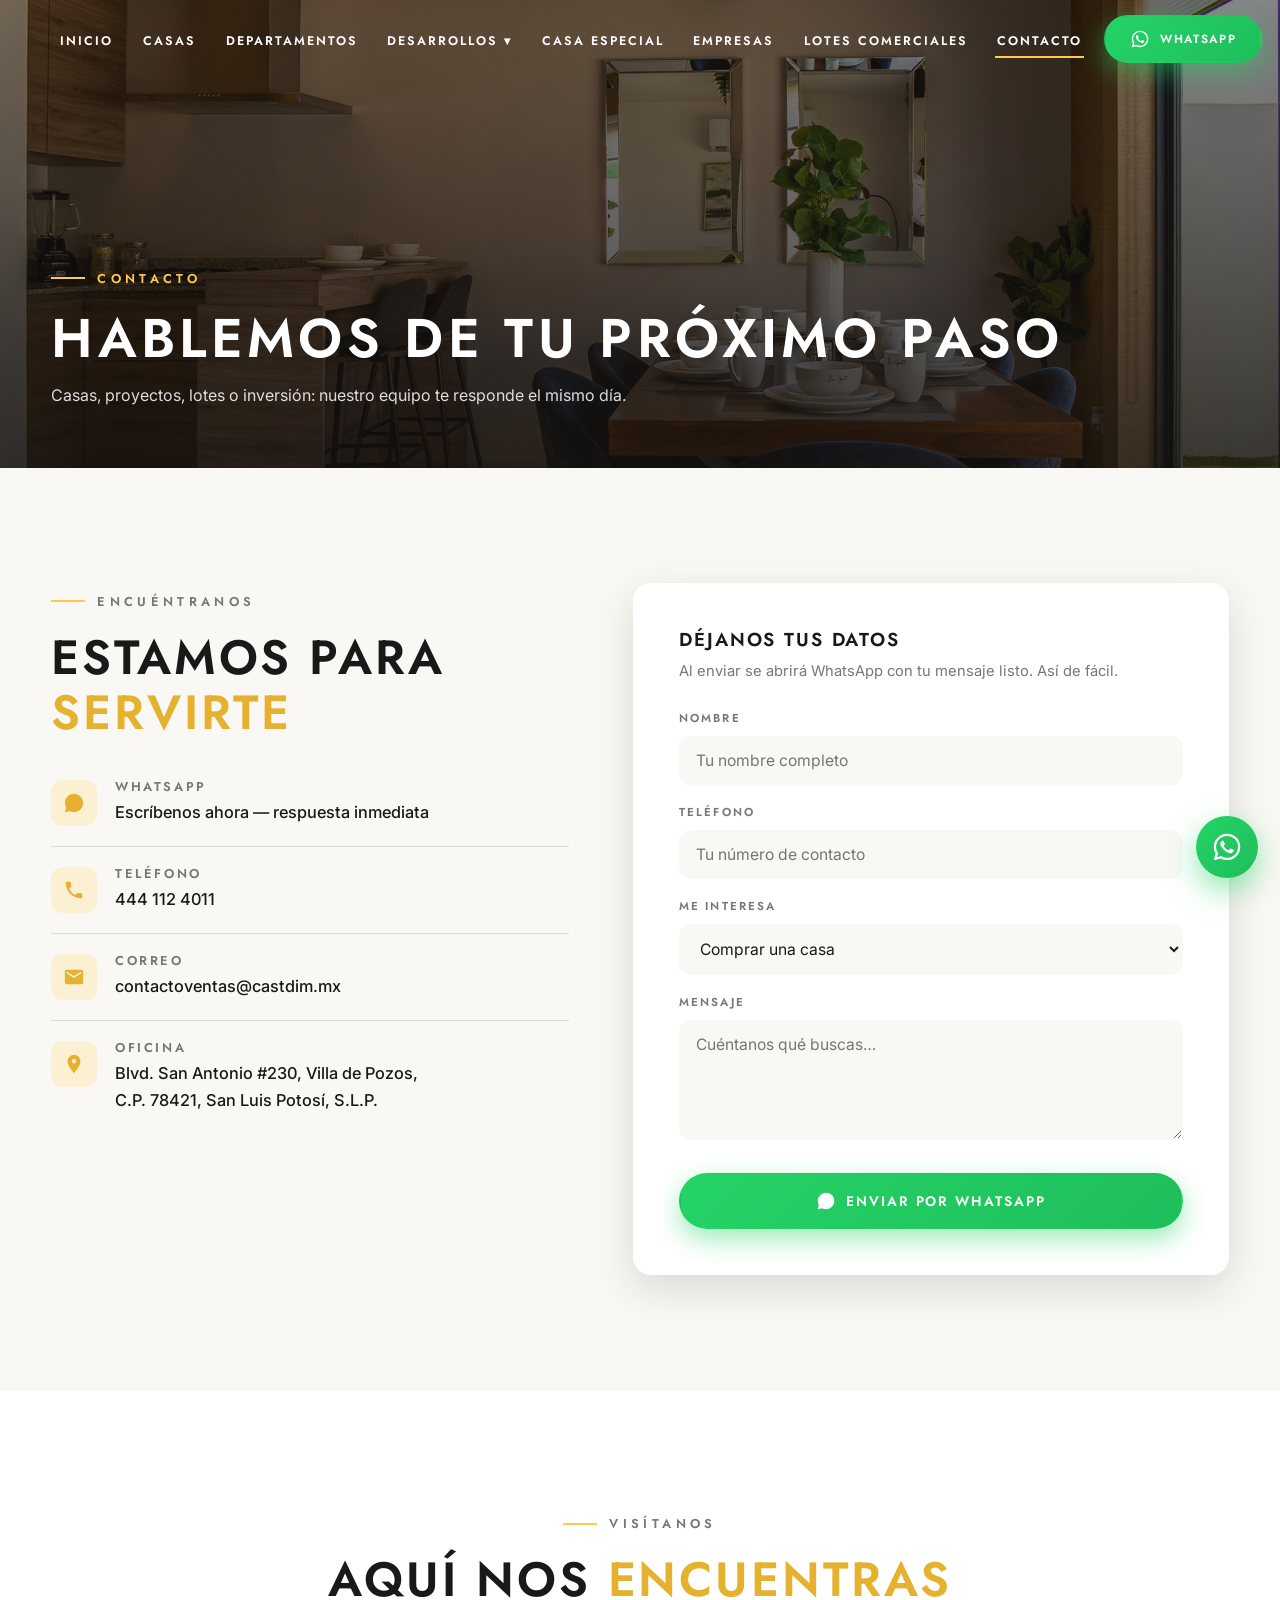
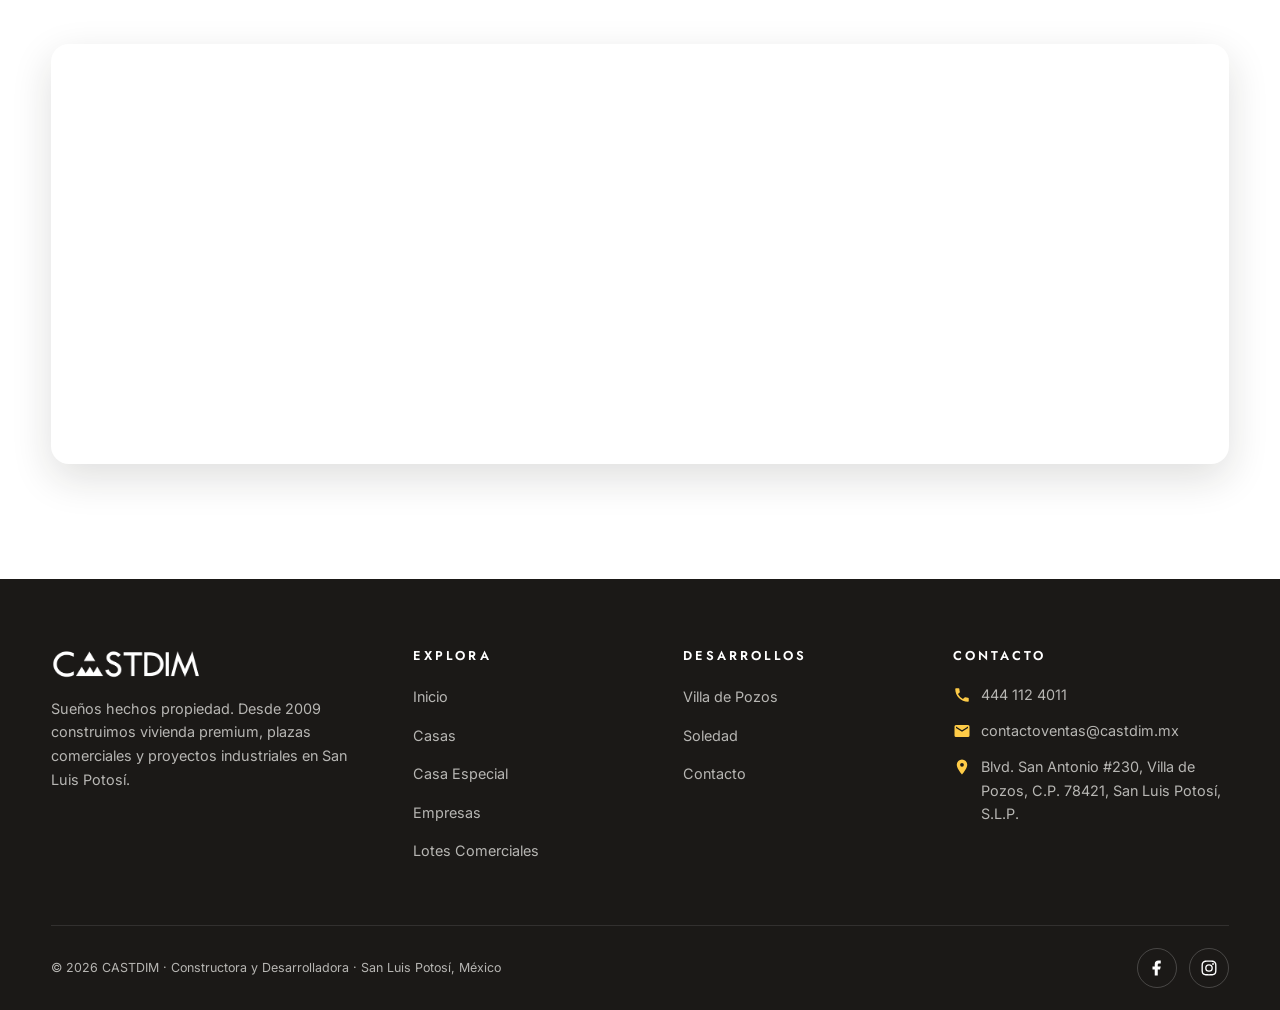
<file: contacto.html>
<!DOCTYPE html>
<html lang="es">
<head>
  <meta charset="UTF-8">
  <meta name="viewport" content="width=device-width, initial-scale=1">
  <title>Contacto | CASTDIM San Luis Potosí</title>
  <meta name="description" content="Contacta a CASTDIM: WhatsApp, teléfono 444 112 4011, contactoventas@castdim.mx. Blvd. San Antonio #230, Villa de Pozos, San Luis Potosí.">
  <link rel="icon" type="image/png" href="img/castdim-icon.png">
  <link rel="preconnect" href="https://fonts.googleapis.com">
  <link rel="preconnect" href="https://fonts.gstatic.com" crossorigin>
  <link href="https://fonts.googleapis.com/css2?family=Jost:wght@400;500;600&family=Inter:wght@400;500;600&display=swap" rel="stylesheet">
  <link rel="stylesheet" href="css/style.css?v=3">
</head>
<body data-page="contacto" data-nav="overlay">
  <div id="site-header"></div>

  <section class="page-hero">
    <div class="page-hero__media">
      <img src="img/interior-cocina-barra.jpg" alt="Contacto CASTDIM">
    </div>
    <div class="container">
      <span class="kicker">Contacto</span>
      <h1>Hablemos de tu próximo paso</h1>
      <p>Casas, proyectos, lotes o inversión: nuestro equipo te responde el mismo día.</p>
    </div>
  </section>

  <section class="section section--cream">
    <div class="container contact-grid">
      <div class="reveal reveal--left">
        <span class="kicker">Encuéntranos</span>
        <h2 class="section-title">Estamos para <em>servirte</em></h2>

        <div class="contact-item">
          <div class="perk__icon"><svg viewBox="0 0 24 24" width="22" height="22" fill="#e5b12e"><path d="M12.04 2C6.58 2 2.13 6.45 2.13 11.91c0 1.75.46 3.45 1.32 4.95L2 22l5.25-1.38a9.87 9.87 0 0 0 4.79 1.22h.01c5.46 0 9.9-4.45 9.9-9.91 0-2.65-1.03-5.14-2.9-7.01A9.82 9.82 0 0 0 12.04 2z"/></svg></div>
          <div>
            <h3>WhatsApp</h3>
            <a data-wa-num="524444289945" data-wa="Hola CASTDIM, me gustaría recibir información.">Escríbenos ahora — respuesta inmediata</a>
          </div>
        </div>

        <div class="contact-item">
          <div class="perk__icon"><svg viewBox="0 0 24 24" width="22" height="22" fill="#e5b12e"><path d="M6.62 10.79a15.05 15.05 0 0 0 6.59 6.59l2.2-2.2a1 1 0 0 1 1.02-.24c1.12.37 2.33.57 3.57.57a1 1 0 0 1 1 1V20a1 1 0 0 1-1 1C10.61 21 3 13.39 3 4a1 1 0 0 1 1-1h3.5a1 1 0 0 1 1 1c0 1.25.2 2.45.57 3.57a1 1 0 0 1-.25 1.02l-2.2 2.2z"/></svg></div>
          <div>
            <h3>Teléfono</h3>
            <a href="tel:+524441124011">444 112 4011</a>
          </div>
        </div>

        <div class="contact-item">
          <div class="perk__icon"><svg viewBox="0 0 24 24" width="22" height="22" fill="#e5b12e"><path d="M20 4H4a2 2 0 0 0-2 2v12a2 2 0 0 0 2 2h16a2 2 0 0 0 2-2V6a2 2 0 0 0-2-2zm0 4-8 5-8-5V6l8 5 8-5v2z"/></svg></div>
          <div>
            <h3>Correo</h3>
            <a href="mailto:contactoventas@castdim.mx">contactoventas@castdim.mx</a>
          </div>
        </div>

        <div class="contact-item">
          <div class="perk__icon"><svg viewBox="0 0 24 24" width="22" height="22" fill="#e5b12e"><path d="M12 2a7 7 0 0 0-7 7c0 5.25 7 13 7 13s7-7.75 7-13a7 7 0 0 0-7-7zm0 9.5A2.5 2.5 0 1 1 12 6.5a2.5 2.5 0 0 1 0 5z"/></svg></div>
          <div>
            <h3>Oficina</h3>
            <p>Blvd. San Antonio #230, Villa de Pozos,<br>C.P. 78421, San Luis Potosí, S.L.P.</p>
          </div>
        </div>
      </div>

      <form class="form reveal reveal--right" id="contactForm" data-wa-num="524444289945">
        <h3>Déjanos tus datos</h3>
        <p>Al enviar se abrirá WhatsApp con tu mensaje listo. Así de fácil.</p>

        <label for="f-nombre">Nombre</label>
        <input id="f-nombre" name="nombre" type="text" placeholder="Tu nombre completo" required>

        <label for="f-telefono">Teléfono</label>
        <input id="f-telefono" name="telefono" type="tel" placeholder="Tu número de contacto" required>

        <label for="f-interes">Me interesa</label>
        <select id="f-interes" name="interes" required>
          <option value="Comprar una casa">Comprar una casa</option>
          <option value="Departamentos">Departamentos</option>
          <option value="Casa especial (personalizada)">Casa especial (personalizada)</option>
          <option value="Proyecto para mi empresa">Proyecto para mi empresa</option>
          <option value="Lotes comerciales">Lotes comerciales</option>
          <option value="Otro">Otro</option>
        </select>

        <label for="f-mensaje">Mensaje</label>
        <textarea id="f-mensaje" name="mensaje" placeholder="Cuéntanos qué buscas…"></textarea>

        <button class="btn btn--wa" type="submit"><svg viewBox="0 0 24 24" width="20" height="20" fill="currentColor"><path d="M12.04 2C6.58 2 2.13 6.45 2.13 11.91c0 1.75.46 3.45 1.32 4.95L2 22l5.25-1.38a9.87 9.87 0 0 0 4.79 1.22h.01c5.46 0 9.9-4.45 9.9-9.91 0-2.65-1.03-5.14-2.9-7.01A9.82 9.82 0 0 0 12.04 2z"/></svg> Enviar por WhatsApp</button>
      </form>
    </div>
  </section>

  <section class="section">
    <div class="container">
      <div class="center">
        <span class="kicker">Visítanos</span>
        <h2 class="section-title">Aquí nos <em>encuentras</em></h2>
      </div>
      <div class="map-wrap reveal" style="margin-top:36px;">
        <iframe title="Mapa oficina CASTDIM" src="https://www.google.com/maps?q=Boulevard+San+Antonio+230,+Villa+de+Pozos,+San+Luis+Potosi&output=embed" loading="lazy" referrerpolicy="no-referrer-when-downgrade" allowfullscreen></iframe>
      </div>
    </div>
  </section>

  <div id="site-footer"></div>
  <script src="js/main.js?v=2"></script>
</body>
</html>
</file>
<file: css/style.css>
/* ============================================================
   CASTDIM — Sueños hechos propiedad
   Hoja de estilos principal
   Paleta: dorado #fecb47 · plata #b7b6b3 · piedra #797673
   ============================================================ */

:root {
  --gold: #fecb47;
  --gold-dark: #e5b12e;
  --silver: #b7b6b3;
  --stone: #797673;
  --ink: #1b1917;
  --ink-soft: #2a2725;
  --paper: #ffffff;
  --cream: #faf8f4;
  --line: rgba(121, 118, 115, 0.22);
  --wa: #25d366;
  --wa-dark: #1ebe5b;
  --shadow-sm: 0 4px 14px rgba(27, 25, 23, 0.08);
  --shadow-md: 0 14px 40px rgba(27, 25, 23, 0.14);
  --shadow-lg: 0 24px 70px rgba(27, 25, 23, 0.22);
  --radius: 18px;
  --font-display: "Jost", "Segoe UI", sans-serif;
  --font-body: "Inter", "Segoe UI", sans-serif;
  --nav-h: 78px;
}

*, *::before, *::after { box-sizing: border-box; margin: 0; padding: 0; }

html { scroll-behavior: smooth; }

body {
  font-family: var(--font-body);
  color: var(--ink);
  background: var(--paper);
  line-height: 1.65;
  -webkit-font-smoothing: antialiased;
  overflow-x: hidden;
}

img { max-width: 100%; display: block; }
a { color: inherit; text-decoration: none; }
ul { list-style: none; }

h1, h2, h3, h4 {
  font-family: var(--font-display);
  font-weight: 600;
  line-height: 1.15;
  letter-spacing: 0.02em;
}

/* ---------- utilidades ---------- */
.container { width: min(1180px, 92%); margin-inline: auto; }

.section { padding: clamp(70px, 9vw, 120px) 0; }
.section--cream { background: var(--cream); }
.section--dark { background: var(--ink); color: #f4f2ef; }

.kicker {
  display: inline-flex;
  align-items: center;
  gap: 12px;
  font-family: var(--font-display);
  font-size: 0.8rem;
  font-weight: 600;
  letter-spacing: 0.34em;
  text-transform: uppercase;
  color: var(--stone);
  margin-bottom: 18px;
}
.kicker::before {
  content: "";
  width: 34px; height: 2px;
  background: var(--gold);
}
.section--dark .kicker { color: var(--silver); }

.section-title {
  font-size: clamp(1.9rem, 4.2vw, 3rem);
  text-transform: uppercase;
  letter-spacing: 0.06em;
  margin-bottom: 20px;
}
.section-title em {
  font-style: normal;
  color: var(--gold-dark);
}
.section--dark .section-title em { color: var(--gold); }

.section-lead {
  max-width: 640px;
  color: var(--stone);
  font-size: 1.06rem;
  margin-bottom: 46px;
}
.section--dark .section-lead { color: var(--silver); }

.center { text-align: center; }
.center .section-lead, .center .kicker { margin-inline: auto; }

/* ---------- botones ---------- */
.btn {
  display: inline-flex;
  align-items: center;
  justify-content: center;
  gap: 10px;
  font-family: var(--font-display);
  font-weight: 600;
  font-size: 0.86rem;
  letter-spacing: 0.14em;
  text-transform: uppercase;
  padding: 16px 34px;
  border-radius: 999px;
  border: 2px solid transparent;
  cursor: pointer;
  transition: transform 0.3s ease, box-shadow 0.3s ease, background 0.3s ease, color 0.3s ease;
  will-change: transform;
}
.btn:hover { transform: translateY(-3px); }
.btn:active { transform: translateY(-1px) scale(0.98); }

.btn--gold {
  background: linear-gradient(135deg, var(--gold), var(--gold-dark));
  color: var(--ink);
  box-shadow: 0 10px 26px rgba(254, 203, 71, 0.4);
}
.btn--gold:hover { box-shadow: 0 16px 34px rgba(254, 203, 71, 0.55); }

.btn--ghost {
  border-color: rgba(255, 255, 255, 0.65);
  color: #fff;
  background: rgba(255, 255, 255, 0.06);
  backdrop-filter: blur(6px);
}
.btn--ghost:hover { background: #fff; color: var(--ink); }

.btn--dark {
  background: var(--ink);
  color: #fff;
}
.btn--dark:hover { background: var(--ink-soft); box-shadow: var(--shadow-md); }

.btn--wa {
  background: linear-gradient(135deg, var(--wa), var(--wa-dark));
  color: #fff;
  box-shadow: 0 10px 26px rgba(37, 211, 102, 0.45);
}
.btn--wa:hover { box-shadow: 0 16px 36px rgba(37, 211, 102, 0.6); }
.btn--wa svg { width: 20px; height: 20px; fill: currentColor; }

/* ---------- navegación ---------- */
.nav {
  position: fixed;
  inset: 0 0 auto 0;
  z-index: 100;
  height: var(--nav-h);
  display: flex;
  align-items: center;
  transition: background 0.4s ease, box-shadow 0.4s ease;
}
.nav--solid {
  background: rgba(255, 255, 255, 0.94);
  backdrop-filter: blur(14px);
  box-shadow: 0 2px 24px rgba(27, 25, 23, 0.1);
}
.nav__inner {
  width: min(1280px, 94%);
  margin-inline: auto;
  display: flex;
  align-items: center;
  justify-content: space-between;
  gap: 20px;
}
.nav__logo img { height: 26px; width: auto; transition: filter 0.4s ease; }
.nav--overlay:not(.nav--solid) .nav__logo img { filter: brightness(0) invert(1); }

.nav__links {
  display: flex;
  align-items: center;
  gap: clamp(14px, 2vw, 30px);
}
.nav__links > li { position: relative; }
.nav__links a.nav__link {
  font-family: var(--font-display);
  font-size: 0.78rem;
  font-weight: 600;
  letter-spacing: 0.16em;
  text-transform: uppercase;
  color: var(--ink);
  padding: 8px 2px;
  position: relative;
  white-space: nowrap;
}
.nav--overlay:not(.nav--solid) .nav__links a.nav__link { color: #fff; }
.nav__links a.nav__link::after {
  content: "";
  position: absolute;
  left: 0; bottom: 0;
  width: 100%; height: 2px;
  background: var(--gold);
  transform: scaleX(0);
  transform-origin: left;
  transition: transform 0.3s ease;
}
.nav__links a.nav__link:hover::after,
.nav__links a.nav__link.is-active::after { transform: scaleX(1); }

/* dropdown desarrollos */
.nav__drop {
  position: absolute;
  top: calc(100% + 14px);
  left: 50%;
  transform: translate(-50%, 8px);
  min-width: 230px;
  background: #fff;
  border-radius: 14px;
  box-shadow: var(--shadow-md);
  padding: 10px;
  opacity: 0;
  visibility: hidden;
  transition: all 0.28s ease;
}
.nav__links li:hover .nav__drop,
.nav__links li:focus-within .nav__drop {
  opacity: 1;
  visibility: visible;
  transform: translate(-50%, 0);
}
.nav__drop a {
  display: block;
  padding: 12px 16px;
  border-radius: 10px;
  font-size: 0.8rem;
  font-family: var(--font-display);
  font-weight: 600;
  letter-spacing: 0.1em;
  text-transform: uppercase;
  color: var(--ink) !important;
  transition: background 0.2s ease;
}
.nav__drop a:hover { background: var(--cream); color: var(--gold-dark) !important; }

/* extras del menú móvil (ícono y mensaje): ocultos en escritorio */
.nav__menu-extra { display: none; }

.nav__cta { flex-shrink: 0; }
.nav__cta .btn { padding: 12px 24px; font-size: 0.74rem; }

/* hamburguesa */
.nav__burger {
  display: none;
  width: 44px; height: 44px;
  background: none;
  border: 0;
  cursor: pointer;
  flex-direction: column;
  align-items: center;
  justify-content: center;
  gap: 6px;
  z-index: 110;
}
.nav__burger span {
  width: 26px; height: 2.5px;
  background: var(--ink);
  border-radius: 2px;
  transition: transform 0.35s ease, opacity 0.35s ease, background 0.35s ease;
}
.nav--overlay:not(.nav--solid) .nav__burger span { background: #fff; }
body.menu-open .nav__burger span { background: var(--ink) !important; }
body.menu-open .nav__burger span:nth-child(1) { transform: translateY(8.5px) rotate(45deg); }
body.menu-open .nav__burger span:nth-child(2) { opacity: 0; }
body.menu-open .nav__burger span:nth-child(3) { transform: translateY(-8.5px) rotate(-45deg); }

/* ---------- hero ---------- */
.hero {
  position: relative;
  min-height: 100svh;
  display: flex;
  align-items: center;
  justify-content: center;
  text-align: center;
  color: var(--ink);
  background: var(--paper);
  overflow: hidden;
  isolation: isolate;
}
.hero__content { width: min(860px, 92%); padding-top: var(--nav-h); }
.hero__logo {
  height: clamp(64px, 10vw, 118px);
  width: auto;
  margin: 0 auto 30px;
  opacity: 0;
  animation: riseIn 1.1s ease 0.2s forwards;
}
.hero__tag {
  font-family: "Montserrat", var(--font-body);
  font-weight: 400;
  font-size: clamp(1.35rem, 3.2vw, 2.1rem);
  letter-spacing: 0.01em;
  color: var(--ink);
  opacity: 0;
  animation: riseIn 1.1s ease 0.55s forwards;
}
.hero__tag strong { font-weight: 700; }
.hero__tag span { color: var(--gold); }
.hero__sub {
  margin: 22px auto 38px;
  max-width: 560px;
  color: var(--stone);
  font-size: 1.05rem;
  opacity: 0;
  animation: riseIn 1.1s ease 0.85s forwards;
}
.hero .btn--ghost {
  border-color: var(--stone);
  color: var(--ink);
  background: transparent;
  backdrop-filter: none;
}
.hero .btn--ghost:hover { background: var(--ink); color: #fff; border-color: var(--ink); }
.hero__actions {
  display: flex;
  gap: 16px;
  justify-content: center;
  flex-wrap: wrap;
  opacity: 0;
  animation: riseIn 1.1s ease 1.1s forwards;
}
@keyframes riseIn {
  from { opacity: 0; transform: translateY(34px); }
  to { opacity: 1; transform: translateY(0); }
}
.hero__scroll {
  position: absolute;
  bottom: 30px; left: 50%;
  transform: translateX(-50%);
  width: 26px; height: 44px;
  border: 2px solid var(--silver);
  border-radius: 20px;
  opacity: 0;
  animation: riseIn 1s ease 1.6s forwards;
}
.hero__scroll::before {
  content: "";
  position: absolute;
  top: 8px; left: 50%;
  width: 4px; height: 9px;
  margin-left: -2px;
  border-radius: 4px;
  background: var(--gold);
  animation: scrollDot 1.8s ease-in-out infinite;
}
@keyframes scrollDot {
  0% { transform: translateY(0); opacity: 1; }
  70% { transform: translateY(14px); opacity: 0; }
  100% { transform: translateY(0); opacity: 0; }
}

/* hero interior (páginas secundarias) */
.page-hero {
  position: relative;
  min-height: clamp(380px, 52vh, 520px);
  display: flex;
  align-items: flex-end;
  color: #fff;
  isolation: isolate;
  padding-bottom: 60px;
}
.page-hero__media { position: absolute; inset: 0; z-index: -2; }
.page-hero__media img { width: 100%; height: 100%; object-fit: cover; }
.page-hero::after {
  content: "";
  position: absolute; inset: 0; z-index: -1;
  background: linear-gradient(180deg, rgba(20,18,16,0.5), rgba(20,18,16,0.82));
}
.page-hero h1 {
  font-size: clamp(2rem, 5vw, 3.4rem);
  text-transform: uppercase;
  letter-spacing: 0.08em;
}
.page-hero p { color: rgba(255,255,255,0.85); max-width: 620px; margin-top: 12px; }
.page-hero .kicker { color: var(--gold); }
.page-hero .kicker::before { background: var(--gold); }

/* ---------- barra de filtro (casas/departamentos) ---------- */
.filter-bar {
  position: sticky;
  top: var(--nav-h);
  z-index: 40;
  background: #fff;
  padding: 18px 0;
  box-shadow: var(--shadow-sm);
}
.filter-bar__inner {
  display: flex;
  flex-wrap: wrap;
  gap: 16px;
}
.filter-bar__field {
  display: flex;
  align-items: center;
  gap: 12px;
  flex: 1 1 260px;
  background: var(--cream);
  border: 1.5px solid transparent;
  border-radius: 999px;
  padding: 6px 8px 6px 20px;
  transition: border-color 0.25s ease, box-shadow 0.25s ease;
}
.filter-bar__field:focus-within { border-color: var(--gold); box-shadow: 0 0 0 4px rgba(254, 203, 71, 0.2); }
.filter-bar__field label {
  font-family: var(--font-display);
  font-size: 0.68rem;
  font-weight: 600;
  letter-spacing: 0.14em;
  text-transform: uppercase;
  color: var(--stone);
  white-space: nowrap;
}
.filter-bar__field select {
  flex: 1;
  appearance: none;
  -webkit-appearance: none;
  -moz-appearance: none;
  font-family: var(--font-body);
  font-weight: 500;
  font-size: 0.95rem;
  color: var(--ink);
  background: #fff url('data:image/svg+xml;utf8,<svg xmlns="http://www.w3.org/2000/svg" width="12" height="8" viewBox="0 0 12 8"><path d="M1 1l5 5 5-5" fill="none" stroke="%23e5b12e" stroke-width="2" stroke-linecap="round" stroke-linejoin="round"/></svg>') no-repeat right 16px center / 12px 8px;
  border: none;
  border-radius: 999px;
  padding: 11px 40px 11px 16px;
  outline: none;
  cursor: pointer;
  transition: box-shadow 0.25s ease;
}
.filter-bar__field select:hover { box-shadow: var(--shadow-sm); }

/* ---------- franja de estadísticas ---------- */
.stats {
  background: var(--ink);
  color: #fff;
  padding: 54px 0;
}
.stats__grid {
  display: grid;
  grid-template-columns: repeat(2, 1fr);
  gap: 30px;
  text-align: center;
}
.stat__num {
  font-family: var(--font-display);
  font-size: clamp(2.4rem, 5vw, 3.6rem);
  font-weight: 600;
  color: var(--gold);
  line-height: 1;
}
.stat__num span { font-size: 0.6em; }
.stat__label {
  margin-top: 10px;
  font-size: 0.8rem;
  letter-spacing: 0.22em;
  text-transform: uppercase;
  color: var(--silver);
}

/* ---------- historia ---------- */
.split {
  display: grid;
  grid-template-columns: 1fr 1fr;
  gap: clamp(36px, 6vw, 80px);
  align-items: center;
}
.split__media {
  position: relative;
  border-radius: var(--radius);
  overflow: hidden;
  box-shadow: var(--shadow-lg);
}
.split__media img {
  width: 100%;
  height: clamp(340px, 46vw, 520px);
  object-fit: cover;
  transition: transform 0.8s ease;
}
.split__media:hover img { transform: scale(1.05); }
.split__media::after {
  content: "";
  position: absolute;
  inset: auto auto -26px -26px;
  width: 120px; height: 120px;
  background: var(--gold);
  clip-path: polygon(50% 0, 100% 100%, 0 100%);
  opacity: 0.9;
}
.split__body p { color: var(--stone); margin-bottom: 18px; }
.split__body strong { color: var(--ink); }

/* ---------- proyectos (logos privadas) ---------- */
.brands {
  display: grid;
  grid-template-columns: repeat(4, 1fr);
  gap: 26px;
}
.brand-card {
  background: #fff;
  border: 1px solid var(--line);
  border-radius: var(--radius);
  padding: 40px 26px 30px;
  text-align: center;
  transition: transform 0.4s ease, box-shadow 0.4s ease, border-color 0.4s ease;
}
.brand-card:hover {
  transform: translateY(-10px);
  box-shadow: var(--shadow-md);
  border-color: var(--gold);
}
.brand-card img {
  height: 110px;
  width: auto;
  margin: 0 auto 18px;
  object-fit: contain;
}
.brand-card h3 { font-size: 1rem; letter-spacing: 0.14em; text-transform: uppercase; }
.brand-card p { font-size: 0.82rem; color: var(--stone); margin-top: 6px; }
.brand-card .tag {
  display: inline-block;
  margin-top: 14px;
  font-size: 0.68rem;
  font-family: var(--font-display);
  font-weight: 600;
  letter-spacing: 0.16em;
  text-transform: uppercase;
  color: var(--gold-dark);
  background: rgba(254, 203, 71, 0.16);
  border-radius: 999px;
  padding: 6px 14px;
}
/* logos blancos: chip oscuro para que sean visibles sobre tarjeta blanca */
.brand-card img.logo--dark {
  background: var(--ink);
  padding: 12px 16px;
  border-radius: 12px;
}
.brand-card .tag--done {
  color: var(--stone);
  background: rgba(121, 118, 115, 0.14);
}

/* ---------- modal de desarrollo (pestaña emergente) ---------- */
.modal-overlay {
  position: fixed;
  inset: 0;
  z-index: 200;
  background: rgba(20, 18, 16, 0.65);
  display: flex;
  align-items: center;
  justify-content: center;
  padding: 20px;
  opacity: 0;
  visibility: hidden;
  transition: opacity 0.3s ease, visibility 0.3s ease;
}
.modal-overlay.is-open { opacity: 1; visibility: visible; }
.modal {
  background: #fff;
  border-radius: var(--radius);
  width: min(680px, 100%);
  max-height: min(88vh, 900px);
  overflow-y: auto;
  position: relative;
  transform: translateY(24px);
  transition: transform 0.3s ease;
  box-shadow: var(--shadow-lg);
}
.modal-overlay.is-open .modal { transform: translateY(0); }
.modal__close {
  position: absolute;
  top: 14px; right: 14px;
  z-index: 2;
  width: 38px; height: 38px;
  border: none;
  border-radius: 50%;
  background: rgba(255, 255, 255, 0.92);
  color: var(--ink);
  font-size: 1.1rem;
  line-height: 1;
  cursor: pointer;
  box-shadow: var(--shadow-sm);
}
.modal__close:hover { background: var(--gold); }
.modal__media { height: 250px; overflow: hidden; }
.modal__media img { width: 100%; height: 100%; object-fit: cover; }
.modal__media--soon {
  display: flex;
  align-items: center;
  justify-content: center;
  background: linear-gradient(135deg, var(--cream), #ece8e0);
}
.modal__media--soon img { width: 26%; height: auto; object-fit: contain; opacity: 0.85; }
.modal__body { padding: 30px 32px 34px; }
.modal__body h3 { font-size: 1.45rem; text-transform: uppercase; letter-spacing: 0.08em; }
.modal__body p { color: var(--ink-soft); font-size: 0.95rem; margin: 14px 0 0; }
.modal__amenities { display: flex; flex-wrap: wrap; gap: 8px; margin: 18px 0 0; }
.modal__amenities span {
  font-size: 0.76rem;
  background: var(--cream);
  border: 1px solid var(--line);
  border-radius: 999px;
  padding: 6px 12px;
  color: var(--ink-soft);
}
.modal__models { list-style: none; margin: 20px 0 0; border-top: 1px solid var(--line); }
.modal__models li {
  display: flex;
  justify-content: space-between;
  gap: 12px;
  padding: 10px 0;
  border-bottom: 1px solid var(--line);
  font-size: 0.9rem;
  color: var(--ink-soft);
}
.modal__models li b { font-weight: 600; color: var(--ink); }
.modal__body .btn { width: 100%; margin-top: 24px; }

/* ---------- tarjetas de propiedades ---------- */
.cards {
  display: grid;
  grid-template-columns: repeat(auto-fit, minmax(300px, 1fr));
  gap: 30px;
}
.card {
  background: #fff;
  border-radius: var(--radius);
  overflow: hidden;
  box-shadow: var(--shadow-sm);
  display: flex;
  flex-direction: column;
  transition: transform 0.45s ease, box-shadow 0.45s ease;
}
.card:hover { transform: translateY(-10px); box-shadow: var(--shadow-lg); }
.card__media {
  position: relative;
  height: 250px;
  overflow: hidden;
}
.card__media img {
  width: 100%; height: 100%;
  object-fit: cover;
  transition: transform 0.7s ease;
}
.card:hover .card__media img { transform: scale(1.09); }
.card__badge {
  position: absolute;
  top: 16px; left: 16px;
  background: var(--gold);
  color: var(--ink);
  font-family: var(--font-display);
  font-size: 0.68rem;
  font-weight: 600;
  letter-spacing: 0.14em;
  text-transform: uppercase;
  padding: 8px 16px;
  border-radius: 999px;
  box-shadow: 0 6px 18px rgba(0,0,0,0.25);
}
.card__badge--dark { background: var(--ink); color: var(--gold); }
.card__body { padding: 28px 26px 30px; display: flex; flex-direction: column; flex: 1; }
.card__body h3 {
  font-size: 1.3rem;
  text-transform: uppercase;
  letter-spacing: 0.08em;
}
.card__loc {
  font-size: 0.82rem;
  color: var(--stone);
  margin: 4px 0 16px;
  display: flex;
  align-items: center;
  gap: 6px;
}
.card__specs {
  display: flex;
  flex-wrap: wrap;
  gap: 10px 18px;
  padding: 14px 0;
  border-top: 1px solid var(--line);
  border-bottom: 1px solid var(--line);
  font-size: 0.84rem;
  color: var(--ink-soft);
}
.card__specs span { display: inline-flex; align-items: center; gap: 7px; }
.card__specs svg { width: 17px; height: 17px; fill: var(--gold-dark); flex-shrink: 0; }
.card__price {
  margin: 18px 0 6px;
  font-family: var(--font-display);
  font-size: 1.55rem;
  font-weight: 600;
}
.card__price s {
  font-size: 0.62em;
  color: var(--stone);
  font-weight: 400;
  margin-right: 10px;
}
.card__body .btn { margin-top: auto; width: 100%; }
.card__body p.card__desc { color: var(--stone); font-size: 0.92rem; margin-bottom: 18px; }
.card__from {
  font-size: 0.6em;
  color: var(--stone);
  font-weight: 400;
  margin-right: 8px;
  text-transform: uppercase;
  letter-spacing: 0.08em;
}
.card__media--soon {
  display: flex;
  align-items: center;
  justify-content: center;
  background: linear-gradient(135deg, var(--cream), #ece8e0);
}
.card__media--soon img {
  width: 46%;
  height: auto;
  object-fit: contain;
  opacity: 0.85;
}
.card:hover .card__media--soon img,
.card:hover .card__media.card__media--soon img { transform: none; }

/* encabezado de grupo dentro de secciones de casas */
.group-head {
  font-size: clamp(1.15rem, 2.2vw, 1.5rem);
  text-transform: uppercase;
  letter-spacing: 0.12em;
  margin: clamp(44px, 6vw, 64px) 0 24px;
  padding-left: 16px;
  border-left: 4px solid var(--gold);
}

/* ---------- CTA split (¿buscas casa o proyecto?) ---------- */
.choose {
  display: grid;
  grid-template-columns: 1fr 1fr;
  min-height: 520px;
}
.choose__panel {
  position: relative;
  display: flex;
  flex-direction: column;
  justify-content: flex-end;
  padding: clamp(36px, 5vw, 64px);
  color: #fff;
  isolation: isolate;
  overflow: hidden;
}
.choose__panel img {
  position: absolute; inset: 0;
  width: 100%; height: 100%;
  object-fit: cover;
  z-index: -2;
  transition: transform 0.9s ease;
}
.choose__panel::after {
  content: "";
  position: absolute; inset: 0; z-index: -1;
  background: linear-gradient(180deg, rgba(20,18,16,0.24), rgba(20,18,16,0.85));
  transition: background 0.5s ease;
}
.choose__panel:hover img { transform: scale(1.06); }
.choose__panel h3 {
  font-size: clamp(1.5rem, 3vw, 2.2rem);
  text-transform: uppercase;
  letter-spacing: 0.1em;
  margin-bottom: 12px;
}
.choose__panel p { color: rgba(255,255,255,0.85); max-width: 420px; margin-bottom: 26px; }
.choose__panel .btn { align-self: flex-start; }

/* ---------- proceso (casa especial / empresas) ---------- */
.steps {
  display: grid;
  grid-template-columns: repeat(4, 1fr);
  gap: 26px;
  counter-reset: step;
}
.step {
  position: relative;
  background: #fff;
  border-radius: var(--radius);
  border: 1px solid var(--line);
  padding: 46px 26px 32px;
  transition: transform 0.4s ease, box-shadow 0.4s ease;
}
.step:hover { transform: translateY(-8px); box-shadow: var(--shadow-md); }
.step::before {
  counter-increment: step;
  content: counter(step, decimal-leading-zero);
  position: absolute;
  top: -22px; left: 24px;
  font-family: var(--font-display);
  font-size: 1.2rem;
  font-weight: 600;
  color: var(--ink);
  background: var(--gold);
  width: 46px; height: 46px;
  border-radius: 50%;
  display: grid;
  place-items: center;
  box-shadow: 0 8px 20px rgba(254,203,71,0.5);
}
.step h3 { font-size: 1.02rem; text-transform: uppercase; letter-spacing: 0.1em; margin-bottom: 10px; }
.step p { font-size: 0.9rem; color: var(--stone); }

.section--dark .step { background: var(--ink-soft); border-color: rgba(255,255,255,0.08); }
.section--dark .step h3 { color: #fff; }
.section--dark .step p { color: var(--silver); }

/* ---------- galería ---------- */
.gallery {
  display: grid;
  grid-template-columns: repeat(3, 1fr);
  gap: 20px;
}
.gallery figure {
  position: relative;
  border-radius: var(--radius);
  overflow: hidden;
  height: 300px;
}
.gallery figure:nth-child(1) { grid-row: span 2; height: 620px; }
.gallery img {
  width: 100%; height: 100%;
  object-fit: cover;
  transition: transform 0.7s ease;
}
.gallery figure:hover img { transform: scale(1.08); }
.gallery figcaption {
  position: absolute;
  inset: auto 0 0 0;
  padding: 40px 22px 18px;
  background: linear-gradient(transparent, rgba(20,18,16,0.85));
  color: #fff;
  font-family: var(--font-display);
  font-size: 0.85rem;
  letter-spacing: 0.16em;
  text-transform: uppercase;
}

/* ---------- banda CTA ---------- */
.cta-band {
  position: relative;
  isolation: isolate;
  color: #fff;
  text-align: center;
  padding: clamp(80px, 11vw, 140px) 0;
}
.cta-band__media { position: absolute; inset: 0; z-index: -2; }
.cta-band__media img { width: 100%; height: 100%; object-fit: cover; }
.cta-band::after {
  content: "";
  position: absolute; inset: 0; z-index: -1;
  background: rgba(20, 18, 16, 0.78);
}
.cta-band h2 {
  font-size: clamp(1.8rem, 4vw, 2.8rem);
  text-transform: uppercase;
  letter-spacing: 0.1em;
  max-width: 780px;
  margin: 0 auto 18px;
}
.cta-band h2 em { font-style: normal; color: var(--gold); }
.cta-band p { color: rgba(255,255,255,0.82); max-width: 560px; margin: 0 auto 36px; }
.cta-band .btn-row { display: flex; gap: 16px; justify-content: center; flex-wrap: wrap; }

/* ---------- listas de beneficios ---------- */
.perks {
  display: grid;
  grid-template-columns: repeat(auto-fit, minmax(240px, 1fr));
  gap: 22px;
}
.perk {
  display: flex;
  gap: 16px;
  align-items: flex-start;
  background: #fff;
  border: 1px solid var(--line);
  border-radius: 14px;
  padding: 22px;
  transition: transform 0.35s ease, box-shadow 0.35s ease;
}
.perk:hover { transform: translateY(-5px); box-shadow: var(--shadow-sm); }
.perk__icon {
  flex-shrink: 0;
  width: 46px; height: 46px;
  border-radius: 12px;
  background: rgba(254, 203, 71, 0.18);
  display: grid;
  place-items: center;
}
.perk__icon svg { width: 22px; height: 22px; fill: var(--gold-dark); }
.perk h3 { font-size: 0.95rem; text-transform: uppercase; letter-spacing: 0.08em; margin-bottom: 4px; }
.perk p { font-size: 0.86rem; color: var(--stone); }

/* ---------- contacto ---------- */
.contact-grid {
  display: grid;
  grid-template-columns: 1fr 1.15fr;
  gap: clamp(36px, 5vw, 70px);
  align-items: start;
}
.contact-item {
  display: flex;
  gap: 18px;
  align-items: flex-start;
  padding: 20px 0;
  border-bottom: 1px solid var(--line);
}
.contact-item:last-of-type { border-bottom: 0; }
.contact-item .perk__icon { background: rgba(254, 203, 71, 0.2); }
.contact-item h3 { font-size: 0.8rem; letter-spacing: 0.2em; text-transform: uppercase; color: var(--stone); margin-bottom: 4px; }
.contact-item a, .contact-item p { font-size: 1.02rem; font-weight: 500; color: var(--ink); }
.contact-item a:hover { color: var(--gold-dark); }

.form {
  background: #fff;
  border-radius: var(--radius);
  box-shadow: var(--shadow-md);
  padding: clamp(28px, 4vw, 46px);
}
.form h3 { text-transform: uppercase; letter-spacing: 0.1em; margin-bottom: 8px; }
.form > p { color: var(--stone); font-size: 0.92rem; margin-bottom: 26px; }
.form label {
  display: block;
  font-family: var(--font-display);
  font-size: 0.72rem;
  font-weight: 600;
  letter-spacing: 0.18em;
  text-transform: uppercase;
  color: var(--stone);
  margin: 18px 0 8px;
}
.form input, .form select, .form textarea {
  width: 100%;
  font-family: var(--font-body);
  font-size: 0.98rem;
  color: var(--ink);
  background: var(--cream);
  border: 1.5px solid transparent;
  border-radius: 12px;
  padding: 14px 16px;
  outline: none;
  transition: border-color 0.25s ease, background 0.25s ease;
}
.form input:focus, .form select:focus, .form textarea:focus {
  border-color: var(--gold);
  background: #fff;
}
.form textarea { min-height: 120px; resize: vertical; }
.form .btn { width: 100%; margin-top: 26px; }

.map-wrap {
  border-radius: var(--radius);
  overflow: hidden;
  box-shadow: var(--shadow-md);
  height: 420px;
}
.map-wrap iframe { width: 100%; height: 100%; border: 0; }

/* ---------- footer ---------- */
.footer {
  background: var(--ink);
  color: var(--silver);
  padding: 70px 0 0;
}
.footer__grid {
  display: grid;
  grid-template-columns: 1.4fr 1fr 1fr 1.2fr;
  gap: 40px;
  padding-bottom: 50px;
}
.footer__brand img { height: 30px; width: auto; filter: brightness(0) invert(1); margin-bottom: 18px; }
.footer__brand p { font-size: 0.9rem; max-width: 300px; }
.footer h4 {
  color: #fff;
  font-size: 0.8rem;
  letter-spacing: 0.24em;
  text-transform: uppercase;
  margin-bottom: 20px;
}
.footer ul li { margin-bottom: 12px; }
.footer ul a {
  font-size: 0.9rem;
  transition: color 0.25s ease, padding-left 0.25s ease;
}
.footer ul a:hover { color: var(--gold); padding-left: 6px; }
.footer__contact li {
  display: flex;
  gap: 10px;
  font-size: 0.9rem;
  margin-bottom: 14px;
}
.footer__contact svg { width: 18px; height: 18px; fill: var(--gold); flex-shrink: 0; margin-top: 3px; }
.footer__bottom {
  border-top: 1px solid rgba(255,255,255,0.1);
  padding: 22px 0;
  display: flex;
  justify-content: space-between;
  align-items: center;
  gap: 14px;
  flex-wrap: wrap;
  font-size: 0.78rem;
}
.footer__social { display: flex; gap: 12px; }
.footer__social a {
  width: 40px; height: 40px;
  border-radius: 50%;
  border: 1px solid rgba(255,255,255,0.2);
  display: grid;
  place-items: center;
  transition: background 0.3s ease, border-color 0.3s ease, transform 0.3s ease;
}
.footer__social a:hover { background: var(--gold); border-color: var(--gold); transform: translateY(-4px); }
.footer__social svg { width: 18px; height: 18px; fill: #fff; transition: fill 0.3s ease; }
.footer__social a:hover svg { fill: var(--ink); }

/* ---------- botón flotante WhatsApp ---------- */
.wa-float {
  position: fixed;
  right: 22px; bottom: 22px;
  z-index: 90;
  width: 62px; height: 62px;
  border-radius: 50%;
  background: linear-gradient(135deg, var(--wa), var(--wa-dark));
  display: grid;
  place-items: center;
  box-shadow: 0 12px 30px rgba(37, 211, 102, 0.5);
  transition: transform 0.3s ease;
  animation: waPulse 2.6s ease-out infinite;
}
.wa-float:hover { transform: scale(1.1) rotate(8deg); }
.wa-float svg { width: 32px; height: 32px; fill: #fff; }
@keyframes waPulse {
  0% { box-shadow: 0 12px 30px rgba(37,211,102,0.5), 0 0 0 0 rgba(37,211,102,0.45); }
  70% { box-shadow: 0 12px 30px rgba(37,211,102,0.5), 0 0 0 22px rgba(37,211,102,0); }
  100% { box-shadow: 0 12px 30px rgba(37,211,102,0.5), 0 0 0 0 rgba(37,211,102,0); }
}

/* ---------- animaciones de scroll ---------- */
.reveal {
  opacity: 0;
  transform: translateY(44px);
  transition: opacity 0.9s cubic-bezier(0.16, 1, 0.3, 1), transform 0.9s cubic-bezier(0.16, 1, 0.3, 1);
}
.reveal--left { transform: translateX(-54px); }
.reveal--right { transform: translateX(54px); }
.reveal.is-visible { opacity: 1; transform: none; }
.reveal[data-delay="1"] { transition-delay: 0.12s; }
.reveal[data-delay="2"] { transition-delay: 0.24s; }
.reveal[data-delay="3"] { transition-delay: 0.36s; }
.reveal[data-delay="4"] { transition-delay: 0.48s; }

/* placeholder para imágenes rotas */
img.img-fallback {
  background: linear-gradient(135deg, var(--silver), var(--stone));
  object-fit: cover;
}

/* ---------- responsive ---------- */
@media (max-width: 1024px) {
  .brands { grid-template-columns: repeat(2, 1fr); }
  .steps { grid-template-columns: repeat(2, 1fr); gap: 34px 22px; }
  .footer__grid { grid-template-columns: 1fr 1fr; }
}

@media (max-width: 880px) {
  :root { --nav-h: 68px; }

  /* backdrop-filter convierte al nav en contenedor de elementos fixed
     y rompe el menú de pantalla completa: en móvil se desactiva */
  .nav--solid {
    backdrop-filter: none;
    -webkit-backdrop-filter: none;
    background: rgba(255, 255, 255, 0.98);
  }

  .nav__cta { display: none; }
  .nav__burger { display: flex; }
  .nav__links {
    position: fixed;
    inset: 0;
    background: rgba(255, 255, 255, 0.98);
    backdrop-filter: blur(18px);
    flex-direction: column;
    justify-content: center;
    gap: 8px;
    opacity: 0;
    visibility: hidden;
    transition: opacity 0.4s ease;
    z-index: 105;
  }
  body.menu-open .nav__links { opacity: 1; visibility: visible; }
  .nav__links a.nav__link {
    color: var(--ink) !important;
    font-size: 1.05rem;
    padding: 12px 20px;
  }
  .nav__links > li {
    opacity: 0;
    transform: translateY(18px);
    transition: opacity 0.4s ease, transform 0.4s ease;
  }
  body.menu-open .nav__links > li { opacity: 1; transform: none; }
  body.menu-open .nav__links > li:nth-child(1) { transition-delay: 0.05s; }
  body.menu-open .nav__links > li:nth-child(2) { transition-delay: 0.08s; }
  body.menu-open .nav__links > li:nth-child(3) { transition-delay: 0.13s; }
  body.menu-open .nav__links > li:nth-child(4) { transition-delay: 0.18s; }
  body.menu-open .nav__links > li:nth-child(5) { transition-delay: 0.23s; }
  body.menu-open .nav__links > li:nth-child(6) { transition-delay: 0.28s; }
  body.menu-open .nav__links > li:nth-child(7) { transition-delay: 0.33s; }
  body.menu-open .nav__links > li:nth-child(8) { transition-delay: 0.38s; }
  body.menu-open .nav__links > li:nth-child(9) { transition-delay: 0.43s; }
  body.menu-open .nav__links > li:nth-child(10) { transition-delay: 0.48s; }

  /* extras del menú móvil */
  .nav__menu-extra { display: block; }
  .nav__links > li.nav__menu-msg-wrap {
    position: absolute;
    top: 88px;
    left: 0;
    right: 0;
    text-align: center;
    pointer-events: none;
  }
  .nav__menu-msg {
    display: inline-flex;
    align-items: center;
    gap: 12px;
    font-family: var(--font-display);
    font-size: 0.72rem;
    font-weight: 600;
    letter-spacing: 0.3em;
    text-transform: uppercase;
    color: var(--stone);
  }
  .nav__menu-msg::before,
  .nav__menu-msg::after {
    content: "";
    width: 26px;
    height: 2px;
    background: var(--gold);
  }
  .nav__menu-icon-wrap { margin-bottom: 10px; }
  .nav__menu-icon {
    height: 56px;
    width: auto;
    margin: 0 auto;
  }
  .nav__drop {
    position: static;
    transform: none;
    opacity: 1;
    visibility: visible;
    box-shadow: none;
    background: transparent;
    min-width: 0;
    padding: 0;
    text-align: center;
  }
  .nav__drop a { font-size: 0.82rem; color: var(--stone) !important; padding: 8px; }
  body.menu-open { overflow: hidden; }

  .split { grid-template-columns: 1fr; }
  .choose { grid-template-columns: 1fr; }
  .choose__panel { min-height: 380px; }
  .contact-grid { grid-template-columns: 1fr; }
  .gallery { grid-template-columns: 1fr 1fr; }
  .gallery figure:nth-child(1) { grid-row: auto; height: 300px; grid-column: span 2; }
}

@media (max-width: 560px) {
  .stats__grid { grid-template-columns: 1fr; gap: 34px; }
  .brands { grid-template-columns: 1fr; }
  .steps { grid-template-columns: 1fr; gap: 36px; }
  .gallery { grid-template-columns: 1fr; }
  .gallery figure:nth-child(1) { grid-column: auto; }
  .footer__grid { grid-template-columns: 1fr; gap: 34px; }
  .btn { width: 100%; }
  .hero__actions .btn, .cta-band .btn-row .btn { width: min(320px, 100%); }
  .wa-float { width: 56px; height: 56px; right: 16px; bottom: 16px; }
}

/* reduce motion */
@media (prefers-reduced-motion: reduce) {
  *, *::before, *::after {
    animation-duration: 0.01ms !important;
    animation-iteration-count: 1 !important;
    transition-duration: 0.01ms !important;
  }
  html { scroll-behavior: auto; }
  .reveal { opacity: 1; transform: none; }
}
</file>
